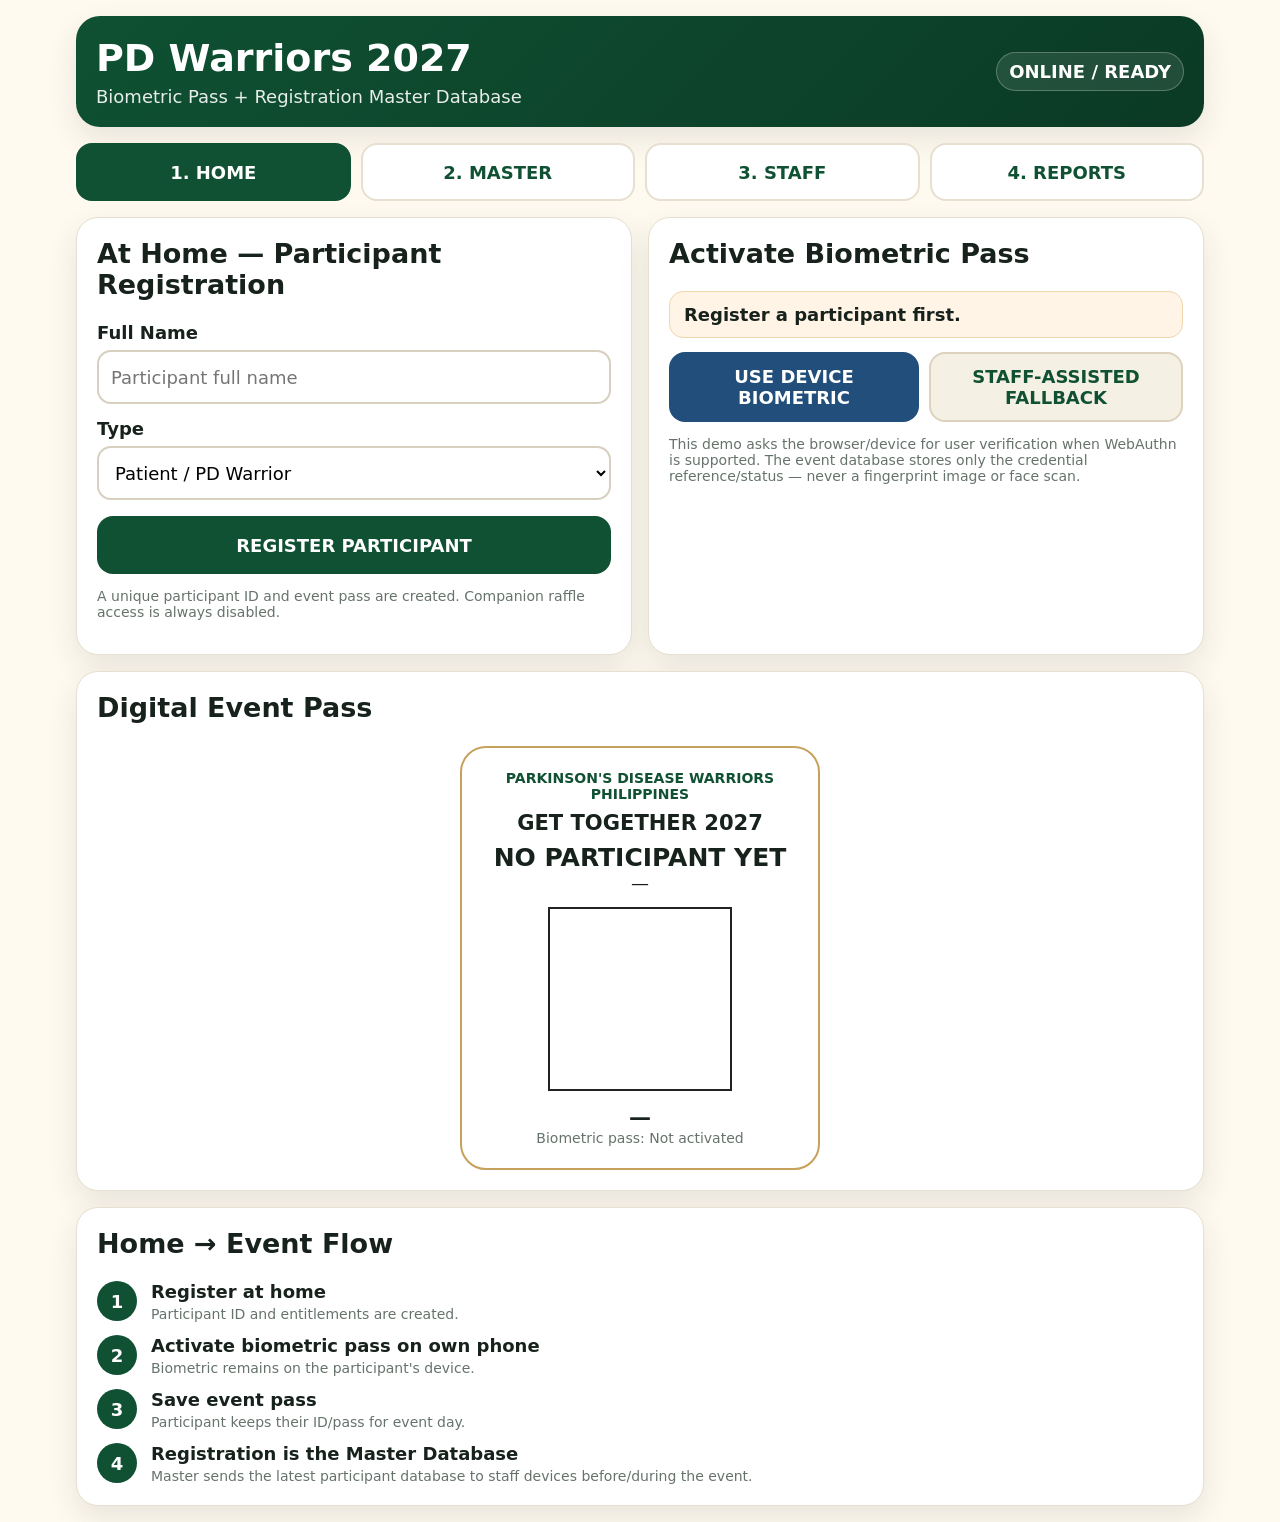
<file: biometric-master/index.html>
<!doctype html>
<html lang="en">
<head>
<meta charset="utf-8">
<meta name="viewport" content="width=device-width,initial-scale=1,viewport-fit=cover">
<meta name="theme-color" content="#0f5132">
<link rel="manifest" href="./manifest.webmanifest">
<title>PD Warriors 2027 — Biometric & Master Database</title>
<style>
:root{--green:#0f5132;--green2:#176c45;--cream:#fffaf0;--gold:#c6a15b;--ink:#17221c;--muted:#66736b;--red:#a8323e;--blue:#214e7a;--card:#fff;--line:#e7dfcf;--shadow:0 12px 30px rgba(20,35,28,.10)}
*{box-sizing:border-box}body{margin:0;font-family:system-ui,-apple-system,Segoe UI,Roboto,Arial,sans-serif;background:var(--cream);color:var(--ink);font-size:18px}
button,input,select{font:inherit}.app{max-width:1160px;margin:auto;min-height:100vh;padding:16px}
header{background:linear-gradient(135deg,var(--green),#0b3a25);color:white;border-radius:24px;padding:20px;box-shadow:var(--shadow);display:flex;gap:16px;align-items:center;justify-content:space-between;flex-wrap:wrap}
.brand h1{font-size:clamp(24px,4vw,38px);margin:0 0 6px}.brand p{margin:0;opacity:.9}.pill{background:#ffffff18;border:1px solid #ffffff40;padding:8px 12px;border-radius:999px;font-weight:800}
nav{display:grid;grid-template-columns:repeat(4,1fr);gap:10px;margin:16px 0}
nav button,.btn{min-height:58px;border:0;border-radius:16px;padding:12px 16px;font-weight:800;cursor:pointer}
nav button{background:white;color:var(--green);border:2px solid var(--line)}nav button.active{background:var(--green);color:white;border-color:var(--green)}
.view{display:none}.view.active{display:block}.grid{display:grid;grid-template-columns:repeat(12,1fr);gap:16px}.card{grid-column:span 6;background:var(--card);border:1px solid var(--line);border-radius:22px;padding:20px;box-shadow:var(--shadow)}
.card.full{grid-column:1/-1}.card.third{grid-column:span 4}.card h2,.card h3{margin-top:0}.kpi{display:grid;grid-template-columns:repeat(4,1fr);gap:12px}.kpi div{background:#f6f2e8;border-radius:16px;padding:16px;text-align:center}.kpi b{display:block;font-size:30px;color:var(--green)}
label{display:block;font-weight:800;margin:14px 0 7px}input,select{width:100%;min-height:54px;border:2px solid #d7cfbf;border-radius:14px;padding:10px 12px;background:white}
.btn.primary{background:var(--green);color:white}.btn.gold{background:var(--gold);color:#1b1b1b}.btn.blue{background:var(--blue);color:white}.btn.red{background:var(--red);color:white}.btn.ghost{background:#f5f0e4;color:var(--green);border:2px solid #dcd2bd}
.row{display:flex;gap:10px;flex-wrap:wrap}.row .btn{flex:1;min-width:170px}.status{padding:12px 14px;border-radius:14px;background:#eef8f2;border:1px solid #cfe8d8;font-weight:800}.warn{background:#fff4e6;border-color:#efd6ae}.bad{background:#fff0f1;border-color:#efc8cc;color:#8c2630}
.pass{max-width:360px;margin:auto;background:white;border:2px solid var(--gold);border-radius:26px;padding:22px;text-align:center}.pass .qr{width:180px;height:180px;margin:16px auto;border:10px solid white;box-shadow:0 0 0 2px #222;display:grid;grid-template-columns:repeat(9,1fr);gap:2px;background:white}.qr i{background:#111}.qr i.off{background:white}
.small{font-size:14px;color:var(--muted)}table{width:100%;border-collapse:collapse;min-width:720px}th,td{padding:12px;border-bottom:1px solid #e8e1d3;text-align:left}th{color:var(--green)}.tablewrap{overflow:auto}
.device{border:2px solid #d8cfbd;border-radius:18px;padding:14px;background:#fff}.dot{display:inline-block;width:11px;height:11px;border-radius:50%;background:#2fa05b;margin-right:7px}.station{font-size:28px;font-weight:900;color:var(--green)}
.timeline{display:grid;gap:12px}.step{display:flex;gap:14px;align-items:flex-start}.num{min-width:40px;height:40px;border-radius:50%;display:grid;place-items:center;background:var(--green);color:white;font-weight:900}
.toast{position:fixed;left:50%;bottom:24px;transform:translateX(-50%);background:#14251c;color:white;padding:12px 18px;border-radius:14px;display:none;z-index:30;box-shadow:var(--shadow)}
@media(max-width:820px){body{font-size:17px}.app{padding:10px}header{border-radius:18px}nav{grid-template-columns:1fr 1fr}.card,.card.third{grid-column:1/-1}.kpi{grid-template-columns:1fr 1fr}.btn{min-height:62px}.brand h1{font-size:28px}}
</style>
</head>
<body>
<div class="app">
<header>
  <div class="brand"><h1>PD Warriors 2027</h1><p>Biometric Pass + Registration Master Database</p></div>
  <div class="pill" id="netPill">Checking connection…</div>
</header>

<nav>
<button class="active" data-view="home">1. HOME</button>
<button data-view="master">2. MASTER</button>
<button data-view="staff">3. STAFF</button>
<button data-view="reports">4. REPORTS</button>
</nav>

<section id="home" class="view active">
<div class="grid">
<div class="card">
<h2>At Home — Participant Registration</h2>
<label>Full Name</label><input id="regName" placeholder="Participant full name">
<label>Type</label><select id="regType"><option value="PATIENT">Patient / PD Warrior</option><option value="COMPANION">Companion</option></select>
<div class="row" style="margin-top:16px"><button class="btn primary" id="registerBtn">REGISTER PARTICIPANT</button></div>
<p class="small">A unique participant ID and event pass are created. Companion raffle access is always disabled.</p>
</div>

<div class="card">
<h2>Activate Biometric Pass</h2>
<div id="bioState" class="status warn">Register a participant first.</div>
<div class="row" style="margin-top:14px"><button class="btn blue" id="bioBtn">USE DEVICE BIOMETRIC</button><button class="btn ghost" id="bioFallback">STAFF-ASSISTED FALLBACK</button></div>
<p class="small">This demo asks the browser/device for user verification when WebAuthn is supported. The event database stores only the credential reference/status — never a fingerprint image or face scan.</p>
</div>

<div class="card full">
<h2>Digital Event Pass</h2>
<div class="pass" id="passCard">
<div style="font-size:14px;font-weight:900;color:#0f5132">PARKINSON'S DISEASE WARRIORS PHILIPPINES</div>
<h3 style="margin:8px 0">GET TOGETHER 2027</h3>
<div id="passName" style="font-size:25px;font-weight:900">NO PARTICIPANT YET</div>
<div id="passType">—</div>
<div class="qr" id="fakeQr" aria-label="visual pass token"></div>
<div id="passId" style="font-weight:900;font-size:22px">—</div>
<div id="passBio" class="small">Biometric pass: Not activated</div>
</div>
</div>

<div class="card full">
<h2>Home → Event Flow</h2>
<div class="timeline">
<div class="step"><div class="num">1</div><div><b>Register at home</b><br><span class="small">Participant ID and entitlements are created.</span></div></div>
<div class="step"><div class="num">2</div><div><b>Activate biometric pass on own phone</b><br><span class="small">Biometric remains on the participant's device.</span></div></div>
<div class="step"><div class="num">3</div><div><b>Save event pass</b><br><span class="small">Participant keeps their ID/pass for event day.</span></div></div>
<div class="step"><div class="num">4</div><div><b>Registration is the Master Database</b><br><span class="small">Master sends the latest participant database to staff devices before/during the event.</span></div></div>
</div>
</div>
</div>
</section>

<section id="master" class="view">
<div class="grid">
<div class="card full"><h2>Registration — Master Database</h2>
<div class="kpi"><div><b id="kReg">0</b>Registered</div><div><b id="kArr">0</b>Arrived</div><div><b id="kPat">0</b>Patients</div><div><b id="kCom">0</b>Companions</div></div>
</div>
<div class="card">
<h3>Offline Device Sync Center</h3>
<div class="device"><span class="dot"></span><b>Registration Master</b><br><span class="small">Source of truth for attendee identity, type and entitlements</span></div>
<div class="row" style="margin-top:12px"><button class="btn primary" id="syncAllBtn">SEND DATABASE TO STAFF</button></div>
<div id="syncMessage" class="status warn" style="margin-top:12px">No sync performed yet.</div>
</div>
<div class="card">
<h3>Master Rules</h3>
<p>✓ Only Master may change participant name/type.</p><p>✓ Staff devices record transactions only.</p><p>✓ Companion raffle is always blocked.</p><p>✓ Every action receives time + station.</p>
</div>
<div class="card full"><h3>Attendee Database</h3><div class="tablewrap"><table><thead><tr><th>ID</th><th>Name</th><th>Type</th><th>Biometric</th><th>Arrival</th><th>Snack</th><th>Lunch</th><th>Raffle</th></tr></thead><tbody id="masterRows"></tbody></table></div></div>
</div>
</section>

<section id="staff" class="view">
<div class="grid">
<div class="card full">
<h2>Event Day — Staff Station</h2>
<label>Select Station</label><select id="station"><option value="CHECKIN">Check-In</option><option value="SNACK">Snack</option><option value="LUNCH">Lunch</option><option value="RAFFLE">Raffle</option></select>
<label>Scan / Enter Participant ID</label><input id="scanId" placeholder="e.g. PDW-0001">
<div class="row" style="margin-top:14px"><button class="btn blue" id="findBtn">FIND PARTICIPANT</button></div>
</div>
<div class="card">
<div class="station" id="stationTitle">CHECK-IN</div><div id="participantResult" class="status warn">No participant selected.</div>
<div class="row" style="margin-top:14px"><button class="btn primary" id="actionBtn" disabled>PROCESS</button></div>
</div>
<div class="card">
<h3>Current Device</h3>
<div class="device"><span class="dot"></span><b id="deviceName">CHECKIN-01</b><br><span class="small">Local transactions stay available even when internet is unavailable.</span></div>
<div id="pendingState" class="status" style="margin-top:12px">Pending master sync: 0</div>
</div>
<div class="card full"><h3>Recent Transactions</h3><div class="tablewrap"><table><thead><tr><th>Time</th><th>ID</th><th>Action</th><th>Station</th></tr></thead><tbody id="txRows"></tbody></table></div></div>
</div>
</section>

<section id="reports" class="view">
<div class="grid">
<div class="card full"><h2>Final Event Report</h2>
<div class="kpi"><div><b id="rArr">0</b>Arrivals</div><div><b id="rSnack">0</b>Snack</div><div><b id="rLunch">0</b>Lunch</div><div><b id="rRaffle">0</b>Raffle</div></div>
<div class="row" style="margin-top:16px"><button class="btn primary" id="finalSync">FINAL SYNC</button><button class="btn gold" id="downloadReport">DOWNLOAD REPORT</button><button class="btn red" id="resetDemo">RESET DEMO DATA</button></div>
</div>
<div class="card full"><h3>Important Deployment Note</h3><p>This GitHub Pages version is a functional workflow prototype using local browser storage. True automatic phone-to-phone Nearby Connections sync and production biometric credential verification require a native Android app (or a trusted local server) because ordinary GitHub Pages cannot access Android Nearby Connections directly.</p></div>
</div>
</section>
</div>
<div class="toast" id="toast"></div>
<script>
const $=s=>document.querySelector(s), $$=s=>[...document.querySelectorAll(s)];
const KEY='pdw2027BioDemoV1';
const db=()=>JSON.parse(localStorage.getItem(KEY)||'{"people":[],"tx":[],"pending":0,"syncedAt":null}');
const save=d=>{localStorage.setItem(KEY,JSON.stringify(d));render()};
function toast(m){const t=$('#toast');t.textContent=m;t.style.display='block';setTimeout(()=>t.style.display='none',2200)}
function idFor(type,n){return (type==='PATIENT'?'PDW-':'COM-')+String(n).padStart(4,'0')}
function makePattern(id){const el=$('#fakeQr');el.innerHTML='';let seed=[...id].reduce((a,c)=>a+c.charCodeAt(0),0);for(let i=0;i<81;i++){const x=document.createElement('i');seed=(seed*9301+49297)%233280;if(seed/233280>.48)x.className='off';el.appendChild(x)}}
function current(){const d=db();return d.people[d.people.length-1]||null}
function updatePass(){const p=current();if(!p){$('#passName').textContent='NO PARTICIPANT YET';$('#passId').textContent='—';return}$('#passName').textContent=p.name;$('#passType').textContent=p.type==='PATIENT'?'PD WARRIOR':'COMPANION';$('#passId').textContent=p.id;$('#passBio').textContent='Biometric pass: '+(p.biometric?'Activated ✓':'Not activated');makePattern(p.id)}
function render(){
 const d=db(); const pat=d.people.filter(x=>x.type==='PATIENT').length, com=d.people.length-pat;
 $('#kReg').textContent=d.people.length;$('#kArr').textContent=d.people.filter(x=>x.arrived).length;$('#kPat').textContent=pat;$('#kCom').textContent=com;
 $('#masterRows').innerHTML=d.people.map(p=>`<tr><td><b>${p.id}</b></td><td>${p.name}</td><td>${p.type}</td><td>${p.biometric?'✓':'—'}</td><td>${p.arrived?'✓':'—'}</td><td>${p.snack?'✓':'—'}</td><td>${p.lunch?'✓':'—'}</td><td>${p.type==='COMPANION'?'NOT ELIGIBLE':p.raffle?'✓':'—'}</td></tr>`).join('')||'<tr><td colspan="8">No participants yet.</td></tr>';
 $('#txRows').innerHTML=d.tx.slice().reverse().slice(0,20).map(t=>`<tr><td>${t.time}</td><td>${t.id}</td><td>${t.action}</td><td>${t.station}</td></tr>`).join('')||'<tr><td colspan="4">No transactions yet.</td></tr>';
 $('#pendingState').textContent='Pending master sync: '+d.pending;
 $('#rArr').textContent=d.people.filter(x=>x.arrived).length;$('#rSnack').textContent=d.people.filter(x=>x.snack).length;$('#rLunch').textContent=d.people.filter(x=>x.lunch).length;$('#rRaffle').textContent=d.people.filter(x=>x.raffle).length;
 const p=current();$('#bioState').textContent=p?(p.biometric?'Biometric pass activated ✓':'Ready for biometric activation: '+p.name):'Register a participant first.';
 updatePass();
}
$$('nav button').forEach(b=>b.onclick=()=>{$$('nav button').forEach(x=>x.classList.remove('active'));$$('.view').forEach(x=>x.classList.remove('active'));b.classList.add('active');$('#'+b.dataset.view).classList.add('active');render()});
$('#registerBtn').onclick=()=>{const name=$('#regName').value.trim();if(!name)return toast('Enter participant name');const d=db(),type=$('#regType').value,id=idFor(type,d.people.length+1);d.people.push({id,name,type,biometric:false,verifyMethod:null,arrived:false,snack:false,lunch:false,raffle:false});save(d);$('#regName').value='';toast('Participant registered: '+id)};
$('#bioFallback').onclick=()=>{const d=db(),p=d.people[d.people.length-1];if(!p)return toast('Register participant first');p.biometric=false;p.verifyMethod='STAFF_ASSISTED';save(d);toast('Staff-assisted fallback selected')};
$('#bioBtn').onclick=async()=>{const d=db(),p=d.people[d.people.length-1];if(!p)return toast('Register participant first');try{if(!window.PublicKeyCredential||!navigator.credentials)throw new Error('unsupported');const challenge=crypto.getRandomValues(new Uint8Array(32));const userId=crypto.getRandomValues(new Uint8Array(16));await navigator.credentials.create({publicKey:{challenge,rp:{name:'PD Warriors 2027'},user:{id:userId,name:p.id,displayName:p.name},pubKeyCredParams:[{type:'public-key',alg:-7},{type:'public-key',alg:-257}],authenticatorSelection:{userVerification:'required',residentKey:'discouraged'},timeout:60000,attestation:'none'}});p.biometric=true;p.verifyMethod='DEVICE_BIOMETRIC';save(d);toast('Biometric pass activated')}catch(e){toast('Device biometric unavailable/cancelled — use fallback if needed')}};
$('#syncAllBtn').onclick=()=>{const d=db();d.pending=0;d.syncedAt=new Date().toLocaleTimeString();save(d);$('#syncMessage').textContent='✓ Database sent to Check-In, Snack, Lunch and Raffle station copies at '+d.syncedAt;toast('Staff database copies updated')};
$('#station').onchange=()=>{const s=$('#station').value;$('#stationTitle').textContent=s;$('#deviceName').textContent=s+'-01';$('#participantResult').textContent='No participant selected.';$('#actionBtn').disabled=true};
let selectedId=null;
$('#findBtn').onclick=()=>{const d=db(),id=$('#scanId').value.trim().toUpperCase(),p=d.people.find(x=>x.id===id);selectedId=p?.id||null;if(!p){$('#participantResult').className='status bad';$('#participantResult').textContent='Participant not found';$('#actionBtn').disabled=true;return}const s=$('#station').value;let text=p.name+' — '+p.type;let allowed=true;if(s==='CHECKIN')text+=' | '+(p.arrived?'ALREADY ARRIVED':'Ready for arrival confirmation');if(s==='SNACK')text+=' | '+(p.snack?'SNACK ALREADY CLAIMED':'Snack available');if(s==='LUNCH')text+=' | '+(p.lunch?'LUNCH ALREADY CLAIMED':'Lunch available');if(s==='RAFFLE'){if(p.type==='COMPANION'){text+=' | RAFFLE NOT ELIGIBLE';allowed=false}else text+=' | '+(p.raffle?'RAFFLE ALREADY CLAIMED':'Raffle available')}$('#participantResult').className=allowed?'status':'status bad';$('#participantResult').textContent=text;$('#actionBtn').disabled=!allowed;$('#actionBtn').textContent=s==='CHECKIN'?'CONFIRM ARRIVAL':'RELEASE '+s};
$('#actionBtn').onclick=()=>{if(!selectedId)return;const d=db(),p=d.people.find(x=>x.id===selectedId),s=$('#station').value;let action;if(s==='CHECKIN'){if(p.arrived)return toast('Already arrived');p.arrived=true;action='ARRIVED'}if(s==='SNACK'){if(p.snack)return toast('Snack already claimed');p.snack=true;action='SNACK CLAIMED'}if(s==='LUNCH'){if(p.lunch)return toast('Lunch already claimed');p.lunch=true;action='LUNCH CLAIMED'}if(s==='RAFFLE'){if(p.type==='COMPANION')return toast('Companion is not raffle eligible');if(p.raffle)return toast('Raffle already claimed');p.raffle=true;action='RAFFLE CLAIMED'}d.tx.push({id:p.id,action,station:s+'-01',time:new Date().toLocaleTimeString()});d.pending++;save(d);toast(action);$('#findBtn').click()};
$('#finalSync').onclick=()=>{const d=db();d.pending=0;d.syncedAt=new Date().toLocaleTimeString();save(d);toast('Final sync complete')};
$('#downloadReport').onclick=()=>{const d=db();const rows=[['ID','Name','Type','Biometric','Arrived','Snack','Lunch','Raffle'],...d.people.map(p=>[p.id,p.name,p.type,p.biometric?'YES':'NO',p.arrived?'YES':'NO',p.snack?'YES':'NO',p.lunch?'YES':'NO',p.type==='COMPANION'?'NOT ELIGIBLE':p.raffle?'YES':'NO'])];const csv=rows.map(r=>r.map(v=>'"'+String(v).replaceAll('"','""')+'"').join(',')).join('\n');const a=document.createElement('a');a.href=URL.createObjectURL(new Blob([csv],{type:'text/csv'}));a.download='PDW2027-final-report.csv';a.click();URL.revokeObjectURL(a.href)};
$('#resetDemo').onclick=()=>{if(confirm('Reset all demo data on this device?')){localStorage.removeItem(KEY);selectedId=null;render();toast('Demo reset')}};
function net(){const on=navigator.onLine;$('#netPill').textContent=on?'ONLINE / READY':'OFFLINE MODE';$('#netPill').style.background=on?'#ffffff18':'#a8323e'}window.addEventListener('online',net);window.addEventListener('offline',net);net();
if('serviceWorker'in navigator)navigator.serviceWorker.register('./sw.js').catch(()=>{});
render();
</script>
</body></html>
</file>
